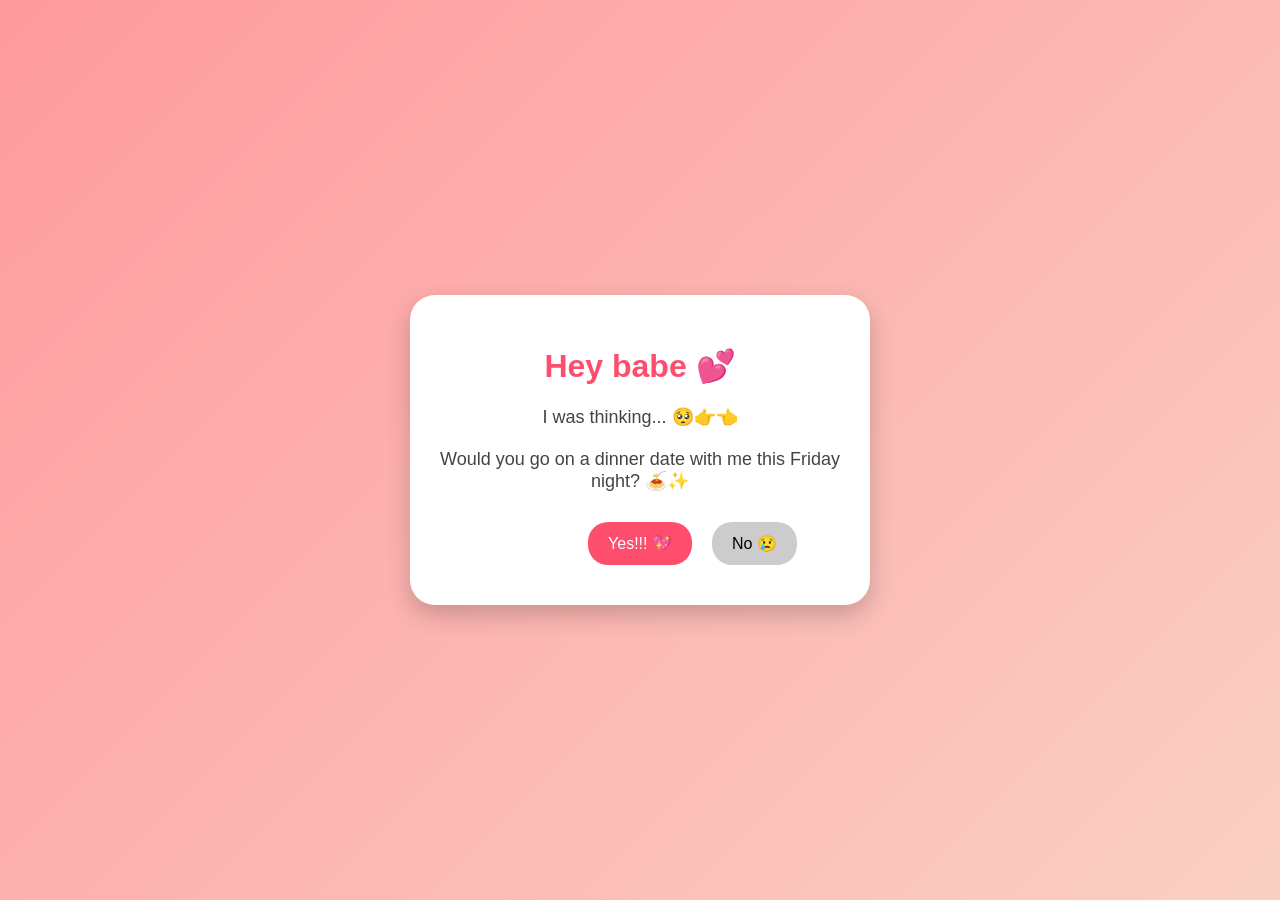
<file: datenight.html>
<!DOCTYPE html>
<html lang="en">
<head>
  <meta charset="UTF-8">
  <title>Owen + Erin Dinner Date</title>
  <style>
    body {
      margin: 0;
      font-family: 'Comic Sans MS', cursive, sans-serif;
      background: linear-gradient(135deg, #ff9a9e, #fad0c4);
      display: flex;
      justify-content: center;
      align-items: center;
      height: 100vh;
      overflow: hidden;
    }

    .card {
      background: white;
      padding: 30px;
      border-radius: 25px;
      text-align: center;
      box-shadow: 0 10px 25px rgba(0,0,0,0.2);
      max-width: 400px;
      position: relative;
    }

    h1 {
      color: #ff4d6d;
    }

    p {
      font-size: 18px;
      color: #444;
    }

    .buttons {
      margin-top: 20px;
    }

    button {
      padding: 12px 20px;
      border: none;
      border-radius: 20px;
      font-size: 16px;
      cursor: pointer;
      margin: 10px;
      transition: 0.3s;
    }

    #yes {
      background-color: #ff4d6d;
      color: white;
    }

    #yes:hover {
      transform: scale(1.1);
    }

    #no {
      background-color: #ccc;
      position: absolute;
    }

    .hidden {
      display: none;
    }

    .hearts {
      position: fixed;
      top: 0;
      left: 0;
      width: 100%;
      height: 100%;
      pointer-events: none;
    }

    .heart {
      position: absolute;
      color: #ff4d6d;
      animation: float 5s linear infinite;
    }

    @keyframes float {
      from { transform: translateY(100vh) scale(1); opacity: 1; }
      to { transform: translateY(-10vh) scale(1.5); opacity: 0; }
    }
  </style>
</head>
<body>

<div class="card">
  <h1>Hey babe 💕</h1>
  <p>
    I was thinking... 🥺👉👈<br><br>
    Would you go on a dinner date with me this Friday night? 🍝✨
  </p>

  <div class="buttons">
    <button id="yes">Yes!!! 💖</button>
    <button id="no">No 😢</button>
  </div>

  <p id="response" class="hidden"></p>
</div>

<div class="hearts" id="hearts"></div>

<script>
  const yesBtn = document.getElementById('yes');
  const noBtn = document.getElementById('no');
  const response = document.getElementById('response');

  noBtn.addEventListener('mouseover', () => {
    const x = Math.random() * (window.innerWidth - noBtn.offsetWidth);
    const y = Math.random() * (window.innerHeight - noBtn.offsetHeight);
    noBtn.style.left = `${x}px`;
    noBtn.style.top = `${y}px`;
  });

  yesBtn.addEventListener('click', () => {
    response.classList.remove('hidden');
    response.innerHTML = "YAY!!! I can't wait to see you on Friday! 💖 <br> PS. Shoot me a text with your decision!";
    createHearts();
  });

  function createHearts() {
    const heartsContainer = document.getElementById('hearts');
    for (let i = 0; i < 30; i++) {
      const heart = document.createElement('div');
      heart.classList.add('heart');
      heart.innerHTML = '💖';
      heart.style.left = Math.random() * 100 + 'vw';
      heart.style.animationDuration = (Math.random() * 3 + 2) + 's';
      heartsContainer.appendChild(heart);

      setTimeout(() => heart.remove(), 5000);
    }
  }
</script>

</body>
</html>
</file>
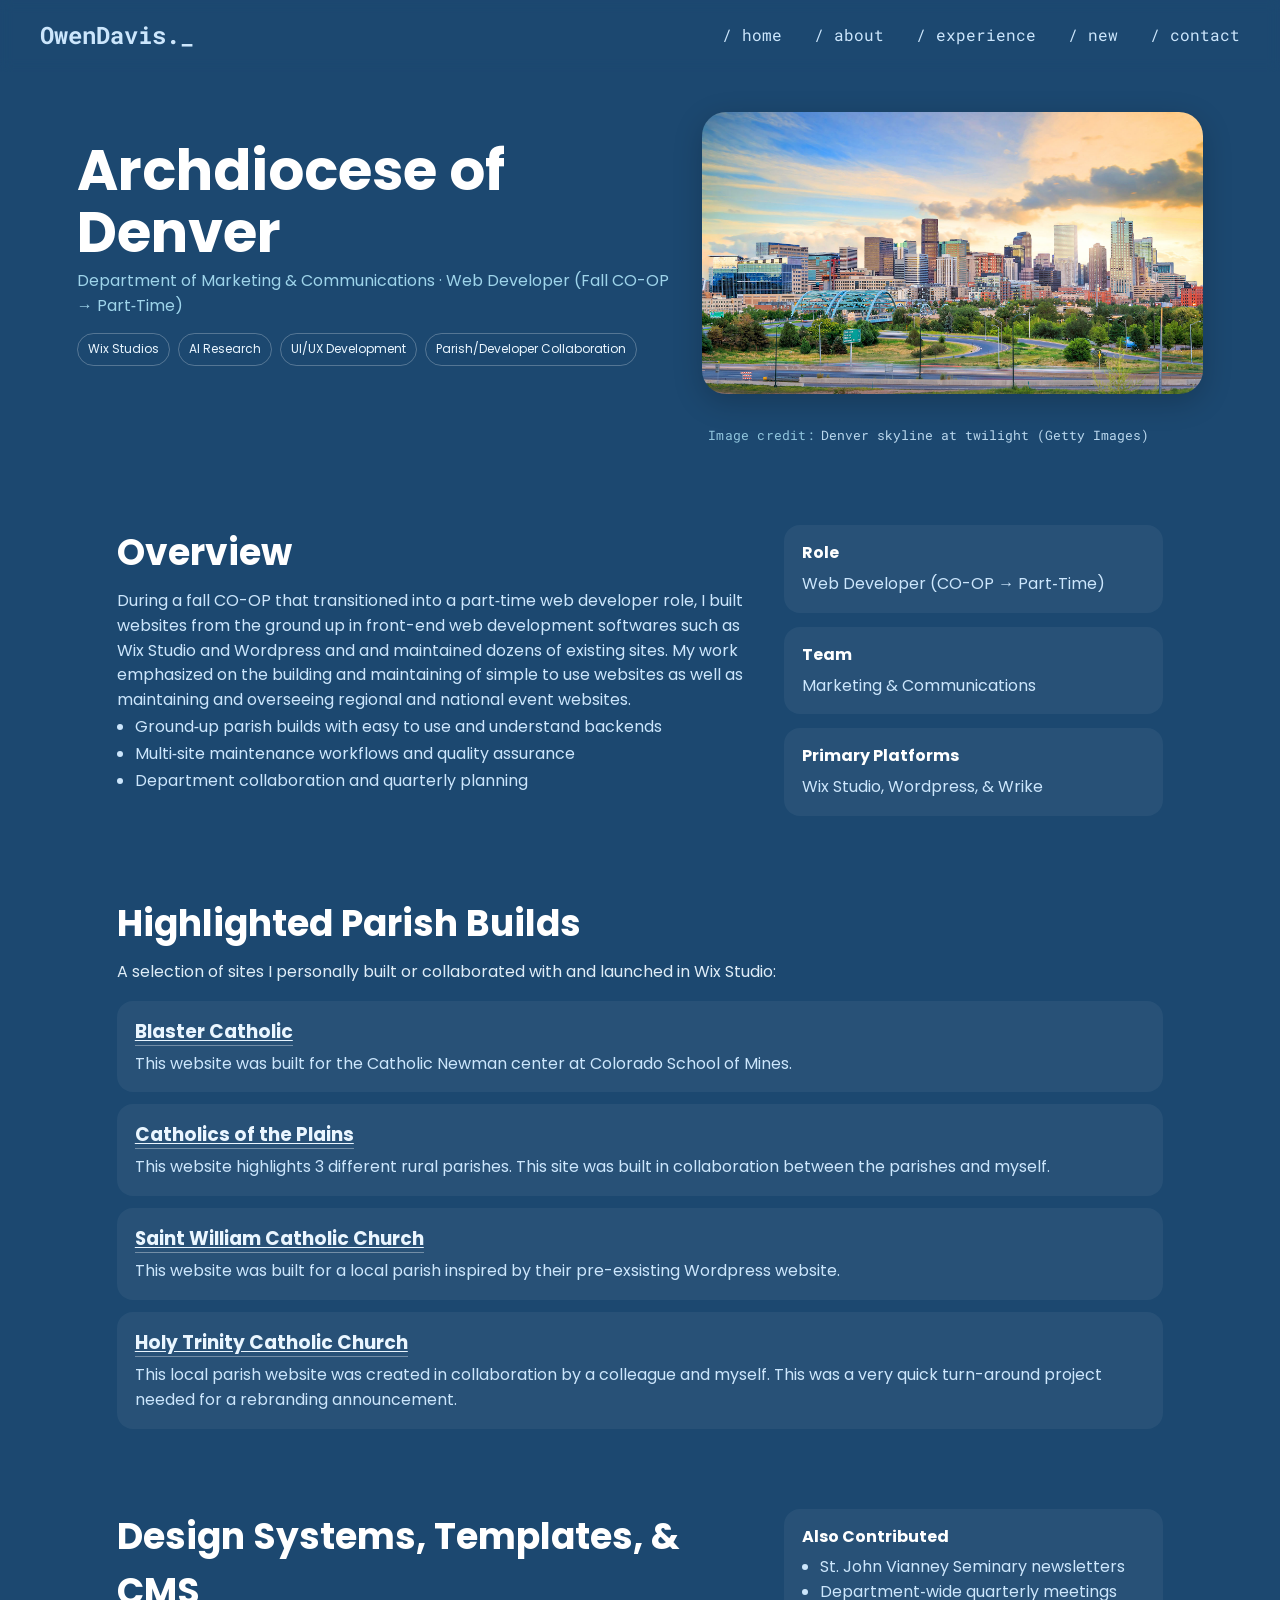
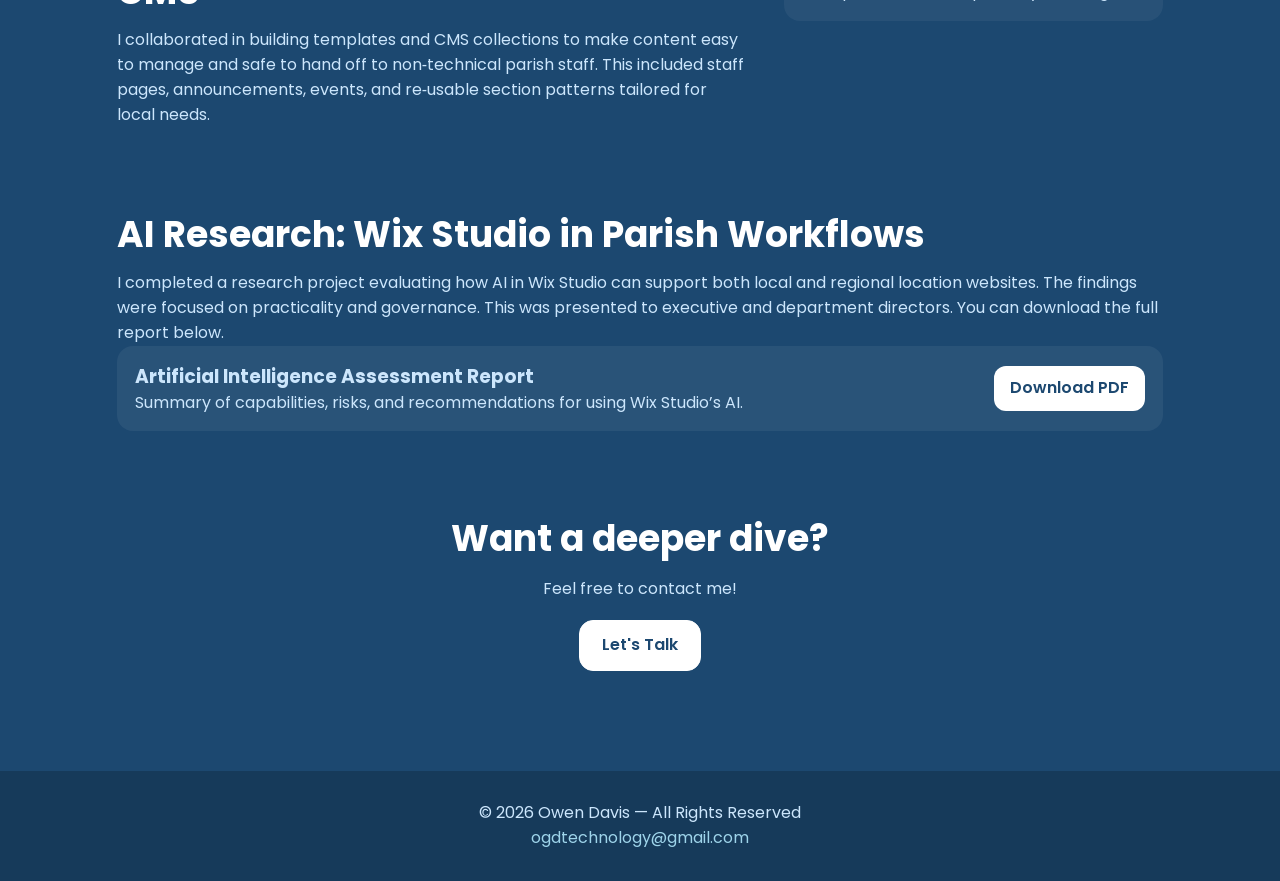
<file: denver.html>
<!DOCTYPE html>
<html lang="en">
<head>
  <meta charset="UTF-8" />
  <meta name="viewport" content="width=device-width, initial-scale=1.0"/>
  <meta name="description" content="Archdiocese of Denver - Internship and Part-time web development work with the Department of Marketing and Communications."/>
  <meta property="og:title" content="Archdiocese of Denver"/>
  <meta property="og:type" content="website"/>
  <meta property="og:description" content="Ground-up parish sites in Wix Studio, multi-site maintenance, and an AI assessment presented to directors."/>
  <title>Archdiocese of Denver — Case Study</title>

  <!-- Match global styles & fonts used by your site -->
  <link rel="stylesheet" href="styles.css" />
  <link rel="preconnect" href="https://fonts.googleapis.com">
  <link rel="preconnect" href="https://fonts.gstatic.com" crossorigin>
  <link href="https://fonts.googleapis.com/css2?family=Poppins:wght@300;400;600;700;900&family=Roboto+Mono:wght@400;500;700&display=swap" rel="stylesheet">
  <link rel="icon" href="images/favicon.ico">
</head>
<body>

    <!-- ================= NAVBAR ================= -->
    <header class="navbar">
        <h1 class="logo">OwenDavis._</h1>

        <!-- Hamburger button (shown on mobile) -->
        <button class="nav-toggle"
                aria-expanded="false"
                aria-controls="primary-nav"
                aria-label="Open menu">
            <span class="sr-only">Menu</span>
            <span class="nav-toggle__bar"></span>
            <span class="nav-toggle__bar"></span>
            <span class="nav-toggle__bar"></span>
        </button>

        <!-- Primary navigation -->
        <nav class="nav" aria-label="Primary">
            <ul id="primary-nav" class="nav-menu">
            <li><a href="index.html#home">/ home</a></li>
            <li><a href="index.html#about">/ about</a></li>
            <li><a href="index.html#experience">/ experience</a></li>
            <li><a href="index.html#new">/ new</a></li>
            <li><a href="index.html#contact">/ contact</a></li>
            </ul>
        </nav>

        <div class="nav-overlay" hidden></div>
    </header>

  <!-- HERO -->
  <section class="case-hero">
    <div class="case-hero__content">
      <h1>Archdiocese of Denver</h1>
      <p class="subtitle">Department of Marketing &amp; Communications &middot; Web Developer (Fall CO-OP → Part‑Time)</p>
      <ul class="badges">
        <li class="badge">Wix Studios</li>
        <li class="badge">AI Research</li>
        <li class="badge">UI/UX Development</li>
        <li class="badge">Parish/Developer Collaboration</li>
      </ul>
    </div>
    <!-- Optional hero image -->
    <div class="case-hero__image" aria-hidden="true" style="--case-hero:url('denver-hero.jpg');"></div>
    <div class="image-credit image-credit--hero" role="note">
        <span class="label">Image credit:</span>Denver skyline at twilight (Getty Images)
    </div>
  </section>

  <!-- OVERVIEW -->
  <section class="case-section">
    <div class="case-grid">
      <div>
        <h2>Overview</h2>
        <p>
          During a fall CO-OP that transitioned into a part‑time web developer role, I built websites
          from the ground up in front-end web development softwares such as Wix Studio and Wordpress and and maintained dozens of existing sites.
          My work emphasized on the building and maintaining of simple to use websites as well as maintaining and overseeing regional and national event websites.
        </p>
        <ul class="key-points">
          <li>Ground‑up parish builds with easy to use and understand backends</li>
          <li>Multi‑site maintenance workflows and quality assurance</li>
          <li>Department collaboration and quarterly planning</li>
        </ul>
      </div>
      <aside class="case-aside">
        <div class="fact-card">
          <h3>Role</h3>
          <p>Web Developer (CO-OP → Part‑Time)</p>
        </div>
        <div class="fact-card">
          <h3>Team</h3>
          <p>Marketing &amp; Communications</p>
        </div>
        <div class="fact-card">
          <h3>Primary Platforms</h3>
          <p>Wix Studio, Wordpress, &amp; Wrike</p>
        </div>
      </aside>
    </div>
  </section>

  <!-- HIGHLIGHTED BUILDS -->
  <section class="case-section">
    <h2>Highlighted Parish Builds</h2>
    <p class="section-intro">A selection of sites I personally built or collaborated with and launched in Wix Studio:</p>

    <ul class="project-list">
      <li class="project-item">
        <div class="project-item__body">
          <h3><a target="_blank" rel="noopener" href="https://www.blastercatholic.org">Blaster Catholic</a></h3>
          <p>This website was built for the Catholic Newman center at Colorado School of Mines.</p>
        </div>
      </li>
      <li class="project-item">
        <div class="project-item__body">
          <h3><a target="_blank" rel="noopener" href="https://www.catholicsoftheplains.org">Catholics of the Plains</a></h3>
          <p>This website highlights 3 different rural parishes. This site was built in collaboration between the parishes and myself.</p>
        </div>
      </li>
      <li class="project-item">
        <div class="project-item__body">
          <h3><a target="_blank" rel="noopener" href="https://www.saintwilliamchurch.org">Saint William Catholic Church</a></h3>
          <p>This website was built for a local parish inspired by their pre-exsisting Wordpress website.</p>
        </div>
      </li>
      <li class="project-item">
        <div class="project-item__body">
          <h3><a target="_blank" rel="noopener" href="https://www.htcatholic.org">Holy Trinity Catholic Church</a></h3>
          <p>This local parish website was created in collaboration by a colleague and myself. This was a very quick turn-around project needed for a rebranding announcement.</p>
        </div>
      </li>
    </ul>
  </section>

  <!-- SYSTEMS & TEMPLATES -->
  <section class="case-section">
    <div class="case-grid">
      <div>
        <h2>Design Systems, Templates, &amp; CMS</h2>
        <p>
          I collaborated in building templates and CMS collections to make content easy to manage and
          safe to hand off to non‑technical parish staff. This included staff pages, announcements, events, and
          re‑usable section patterns tailored for local needs.
        </p>
      </div>
      <aside class="case-aside">
        <div class="fact-card">
          <h3>Also Contributed</h3>
          <ul class="stack-list">
            <li>St. John Vianney Seminary newsletters</li>
            <li>Department‑wide quarterly meetings</li>
          </ul>
        </div>
      </aside>
    </div>
  </section>

  <!-- AI RESEARCH -->
  <section class="case-section">
    <h2>AI Research: Wix Studio in Parish Workflows</h2>
    <p>
      I completed a research project evaluating how AI in Wix Studio can support both local and regional location websites.
      The findings were focused on practicality and governance. This was presented to executive and department directors.
      You can download the full report below.
    </p>

    <div class="download-card">
      <div class="download-card__body">
        <h3>Artificial Intelligence Assessment Report</h3>
        <p>Summary of capabilities, risks, and recommendations for using Wix Studio’s AI.</p>
      </div>
      <a class="download-btn" href="AI_report.pdf" target="_blank" rel="noopener" aria-label="Download AI Assessment PDF">Download PDF</a>
    </div>
  </section>

  <!-- CTA -->
  <section class="case-section case-cta">
    <h2>Want a deeper dive?</h2>
    <p>Feel free to contact me!</p>
    <a class="contact-btn primary" href="index.html#contact">Let's Talk</a>
  </section>

  <footer class="footer">
    <p>© 2026 Owen Davis — All Rights Reserved</p>
    <p><a href="mailto:ogdtechnology@gmail.com">ogdtechnology@gmail.com</a></p>
  </footer>

<script src="./script.js"></script>
</body>
</html>
</file>
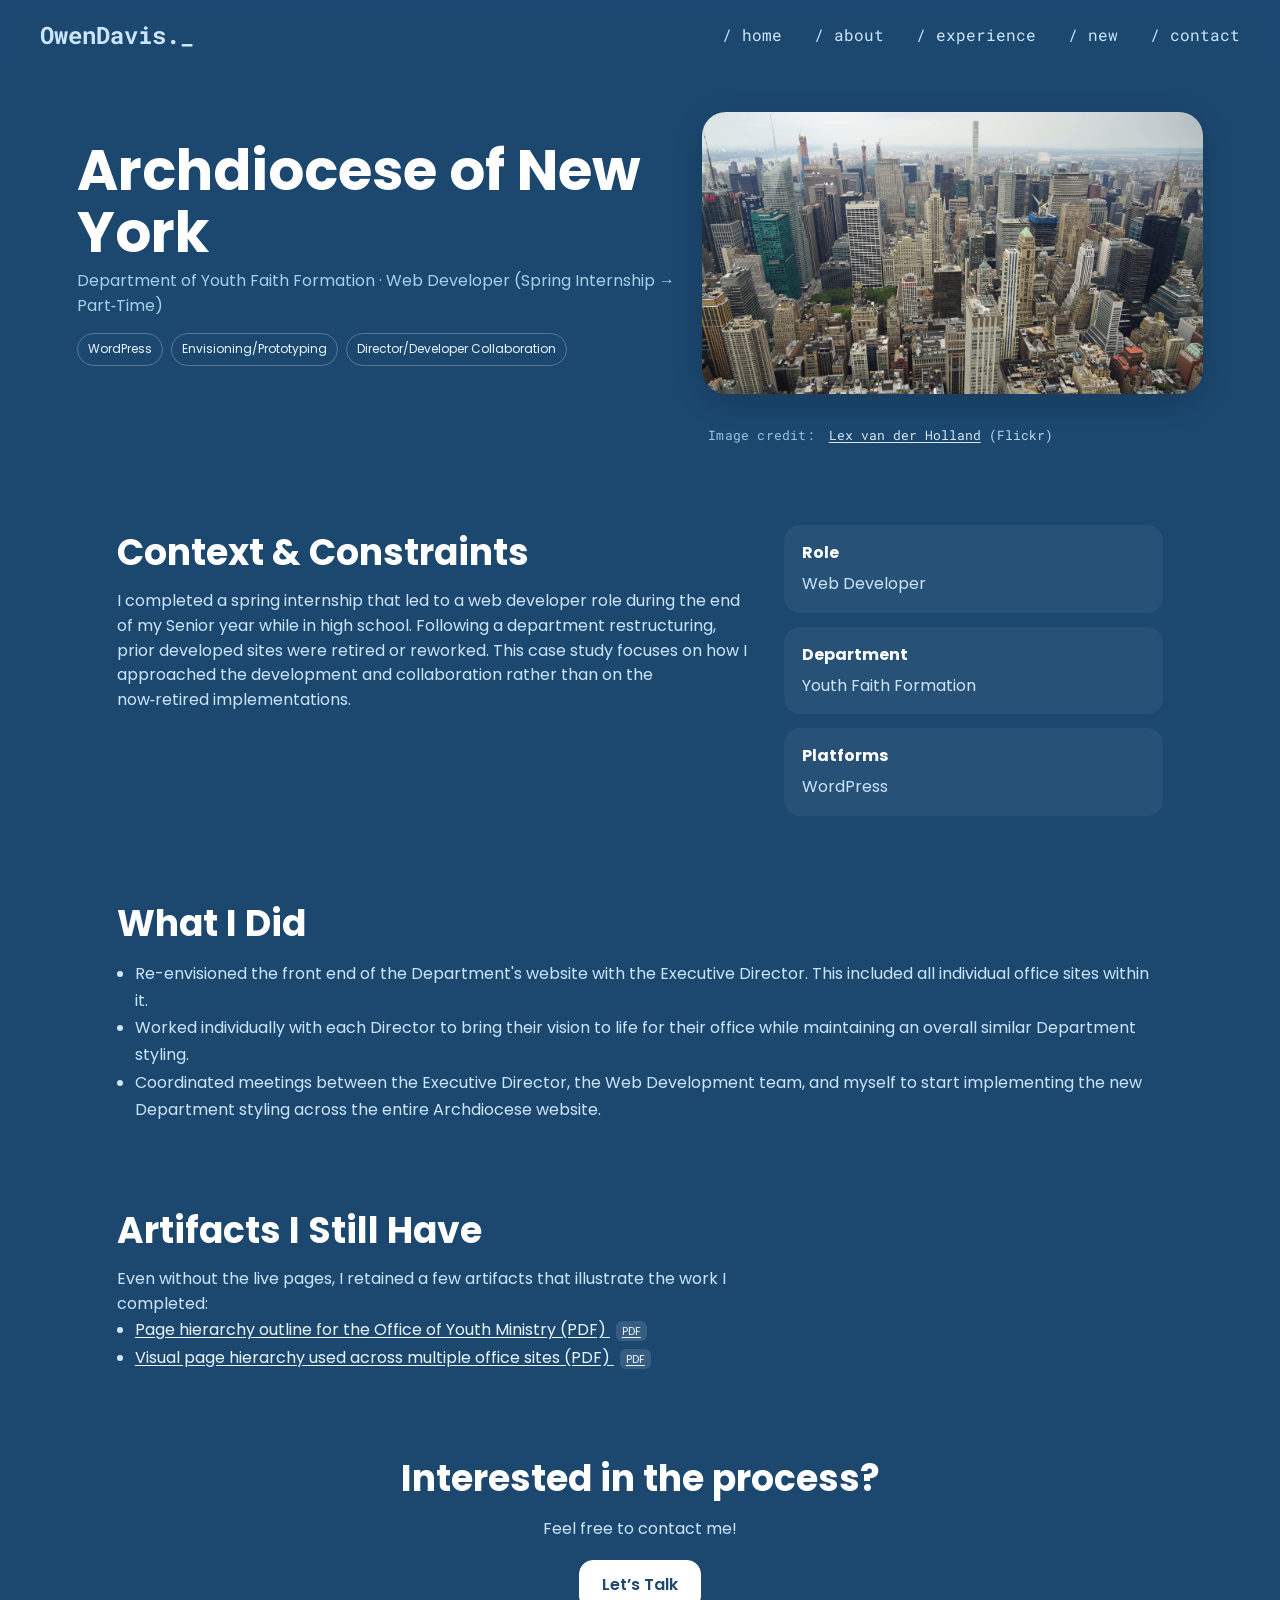
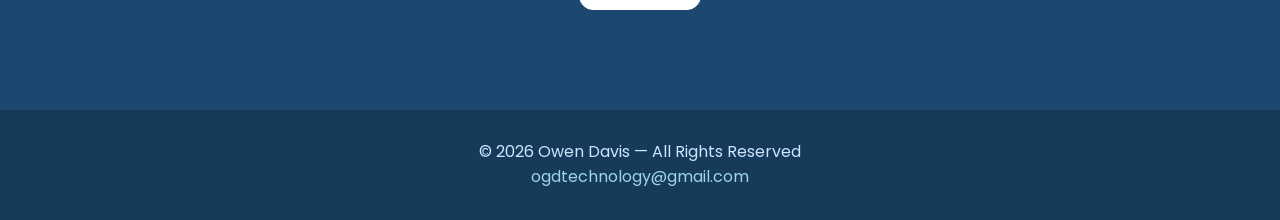
<file: new_york.html>
<!DOCTYPE html>
<html lang="en">
<head>
  <meta charset="UTF-8"/>
  <meta name="viewport" content="width=device-width, initial-scale=1.0"/>
  <meta name="description" content="Archdiocese of New York: - Internship and Part-time web development work with the Department of Youth Faith Formation."/>
  <meta property="og:title" content="Archdiocese of New York"/>
  <meta property="og:type" content="website"/>
  <meta property="og:description" content="Spring internship → web developer; process, IA decisions, and outcomes for Youth Faith Formation."/>
  <title>Archdiocese of New York — Case Study</title>

  <link rel="stylesheet" href="styles.css"/>
  <link rel="preconnect" href="https://fonts.googleapis.com">
  <link rel="preconnect" href="https://fonts.gstatic.com" crossorigin>
  <link href="https://fonts.googleapis.com/css2?family=Poppins:wght@300;400;600;700;900&family=Roboto+Mono:wght@400;500;700&display=swap" rel="stylesheet">
  <link rel="icon" href="images/favicon.ico">
</head>
<body>

    <!-- ================= NAVBAR ================= -->
    <header class="navbar">
        <h1 class="logo">OwenDavis._</h1>

        <!-- Hamburger button (shown on mobile) -->
        <button class="nav-toggle"
                aria-expanded="false"
                aria-controls="primary-nav"
                aria-label="Open menu">
            <span class="sr-only">Menu</span>
            <span class="nav-toggle__bar"></span>
            <span class="nav-toggle__bar"></span>
            <span class="nav-toggle__bar"></span>
        </button>

        <!-- Primary navigation -->
        <nav class="nav" aria-label="Primary">
            <ul id="primary-nav" class="nav-menu">
            <li><a href="index.html#home">/ home</a></li>
            <li><a href="index.html#about">/ about</a></li>
            <li><a href="index.html#experience">/ experience</a></li>
            <li><a href="index.html#new">/ new</a></li>
            <li><a href="index.html#contact">/ contact</a></li>
            </ul>
        </nav>

        <div class="nav-overlay" hidden></div>
    </header>

  <section class="case-hero">
    <div class="case-hero__content">
      <h1>Archdiocese of New York</h1>
      <p class="subtitle">Department of Youth Faith Formation &middot; Web Developer (Spring Internship → Part‑Time)</p>
      <ul class="badges">
        <li class="badge">WordPress</li>
        <li class="badge">Envisioning/Prototyping</li>
        <li class="badge">Director/Developer Collaboration</li>
      </ul>
    </div>
    <div class="case-hero__image" aria-hidden="true" style="--case-hero:url('ny-hero.jpg');"></div>
     <!-- IMAGE CREDIT (add this) -->
    <div class="image-credit image-credit--hero" role="note">
        <span class="label">Image credit:</span>
        <a href="https://www.flickr.com/photos/waldi71/38972137674/" target="_blank" rel="noopener">Lex van der Holland</a> (Flickr)
    </div>
  </section>

  <!-- CONTEXT -->
  <section class="case-section">
    <div class="case-grid">
      <div>
        <h2>Context &amp; Constraints</h2>
        <p>
          I completed a spring internship that led to a web developer role during the end of my Senior year while in high school.
          Following a department restructuring, prior developed sites were retired or reworked. This case study
          focuses on how I approached the development and collaboration rather
          than on the now‑retired implementations.
        </p>
      </div>
      <aside class="case-aside">
        <div class="fact-card">
          <h3>Role</h3>
          <p>Web Developer</p>
        </div>
        <div class="fact-card">
          <h3>Department</h3>
          <p>Youth Faith Formation</p>
        </div>
        <div class="fact-card">
          <h3>Platforms</h3>
          <p>WordPress</p>
        </div>
      </aside>
    </div>
  </section>

  <!-- WHAT I DID -->
  <section class="case-section">
    <h2>What I Did</h2>
    <ul class="key-points">
      <li>Re-envisioned the front end of the Department's website with the Executive Director. This included all individual office sites within it.</li>
      <li>Worked individually with each Director to bring their vision to life for their office while maintaining an overall similar Department styling.</li>
      <li>Coordinated meetings between the Executive Director, the Web Development team, and myself to start implementing the new Department styling across the entire Archdiocese website.</li>
    </ul>
  </section>

  <!-- EVIDENCE YOU CAN KEEP -->
    <section class="case-section">
    <div class="case-grid">
        <div>
        <h2>Artifacts I Still Have</h2>
        <p>Even without the live pages, I retained a few artifacts that illustrate the work I completed:</p>

        <ul class="key-points">
            <li>
            <a href="OYM_hierarchy.pdf"
                target="_blank" rel="noopener"
                type="application/pdf"
                aria-label="Open Page Hierarchy Outline PDF in a new tab">
                Page hierarchy outline for the Office of Youth Ministry (PDF)
            </a>
            </li>

            <li>
            <a href="visual_hierarchy.pdf"
                target="_blank" rel="noopener"
                type="application/pdf"
                aria-label="Open Visual Page Hierarchy PDF in a new tab">
                Visual page hierarchy used across multiple office sites (PDF)
            </a>
            </li>
        </ul>

        </div>
    </div>
    </section>

  <section class="case-section case-cta">
    <h2>Interested in the process?</h2>
    <p>Feel free to contact me!</p>
    <a class="contact-btn primary" href="index.html#contact">Let’s Talk</a>
  </section>

  <footer class="footer">
    <p>© 2026 Owen Davis — All Rights Reserved</p>
    <p><a href="mailto:ogdtechnology@gmail.com">ogdtechnology@gmail.com</a></p>
  </footer>

<script src="./script.js"></script>
</body>
</html>
</file>
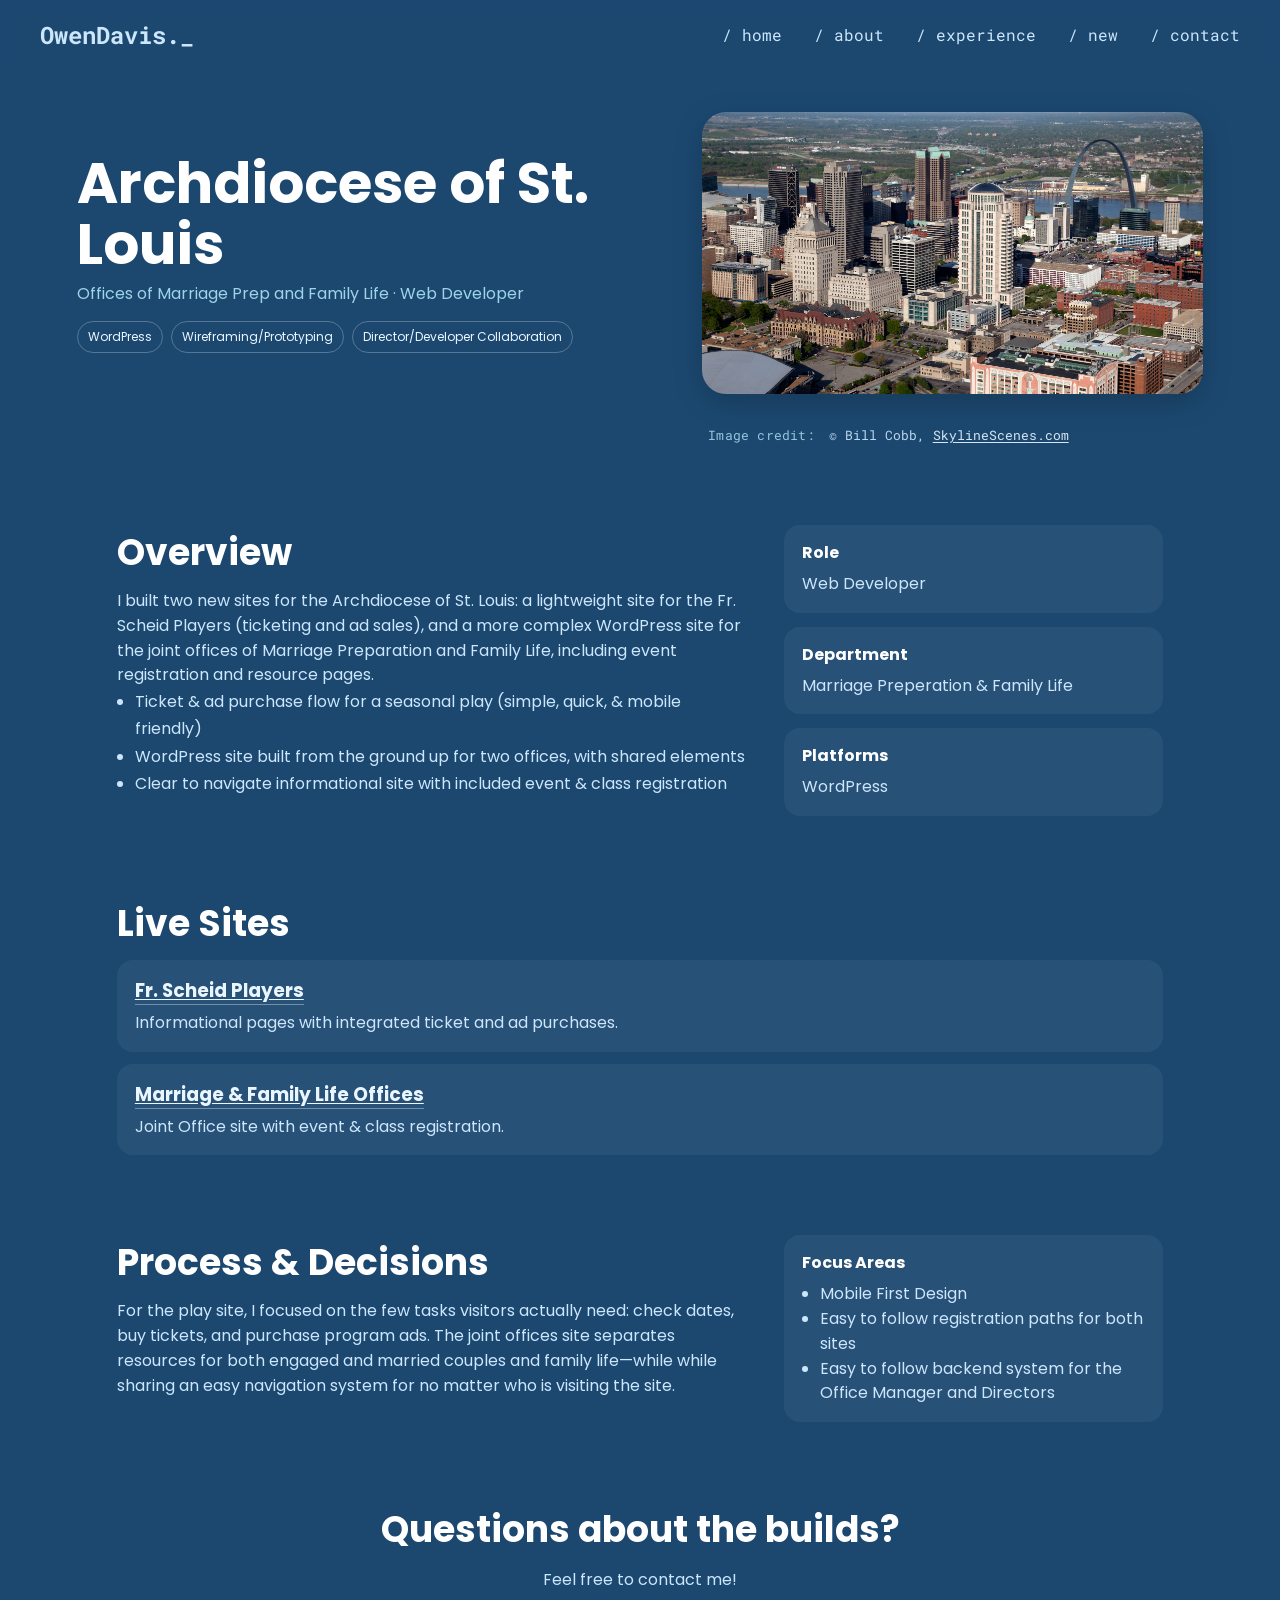
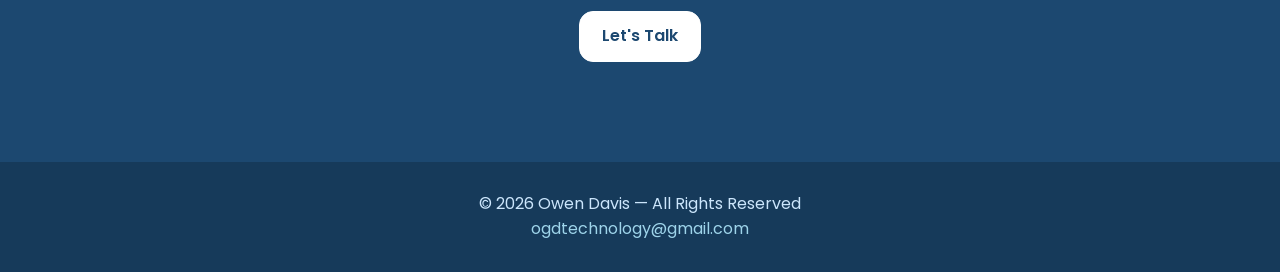
<file: stl.html>
<!DOCTYPE html>
<html lang="en">
<head>
  <meta charset="UTF-8"/>
  <meta name="viewport" content="width=device-width, initial-scale=1.0"/>
  <meta name="description" content="Archdiocese of St. Louis - Part-time web development work with the Department of Youth Ministry, Family Life, and Marriage Prep."/>
  <meta property="og:title" content="Archdiocese of St. Louis"/>
  <meta property="og:type" content="website"/>
  <meta property="og:description" content="Fr. Scheid Players ticketing site + WordPress site for Marriage Preparation & Family Life."/>
  <title>Archdiocese of St. Louis — Case Study</title>

  <link rel="stylesheet" href="styles.css"/>
  <link rel="preconnect" href="https://fonts.googleapis.com">
  <link rel="preconnect" href="https://fonts.gstatic.com" crossorigin>
  <link href="https://fonts.googleapis.com/css2?family=Poppins:wght@300;400;600;700;900&family=Roboto+Mono:wght@400;500;700&display=swap" rel="stylesheet">
  <link rel="icon" href="images/favicon.ico">
</head>
<body>

    <!-- ================= NAVBAR ================= -->
    <header class="navbar">
        <h1 class="logo">OwenDavis._</h1>

        <!-- Hamburger button (shown on mobile) -->
        <button class="nav-toggle"
                aria-expanded="false"
                aria-controls="primary-nav"
                aria-label="Open menu">
            <span class="sr-only">Menu</span>
            <span class="nav-toggle__bar"></span>
            <span class="nav-toggle__bar"></span>
            <span class="nav-toggle__bar"></span>
        </button>

        <!-- Primary navigation -->
        <nav class="nav" aria-label="Primary">
            <ul id="primary-nav" class="nav-menu">
            <li><a href="index.html#home">/ home</a></li>
            <li><a href="index.html#about">/ about</a></li>
            <li><a href="index.html#experience">/ experience</a></li>
            <li><a href="index.html#new">/ new</a></li>
            <li><a href="index.html#contact">/ contact</a></li>
            </ul>
        </nav>
        <div class="nav-overlay" hidden></div>
    </header>

  <section class="case-hero">
        <div class="case-hero__content">
        <h1>Archdiocese of St. Louis</h1>
        <p class="subtitle">Offices of Marriage Prep and Family Life &middot; Web Developer</p>
        <ul class="badges">
            <li class="badge">WordPress</li>
            <li class="badge">Wireframing/Prototyping</li>
            <li class="badge">Director/Developer Collaboration</li>
        </ul>
        </div>
        <div class="case-hero__image" aria-hidden="true" style="--case-hero:url('stl-hero.jpg');"></div>
        <div class="image-credit image-credit--hero" role="note">
            <span class="label">Image credit:</span>
            © Bill Cobb, <a href="https://www.skylinescenes.com" target="_blank" rel="noopener">SkylineScenes.com</a>
        </div>
  </section>


  <!-- OVERVIEW -->
  <section class="case-section">
    <div class="case-grid">
      <div>
        <h2>Overview</h2>
        <p>
          I built two new sites for the Archdiocese of St. Louis:
          a lightweight site for the Fr. Scheid Players (ticketing and ad sales),
          and a more complex WordPress site for the joint offices of
          Marriage Preparation and Family Life, including
          event registration and resource pages.
        </p>
        <ul class="key-points">
          <li>Ticket &amp; ad purchase flow for a seasonal play (simple, quick, & mobile friendly)</li>
          <li>WordPress site built from the ground up for two offices, with shared elements</li>
          <li>Clear to navigate informational site with included event &amp; class registration</li>
        </ul>
      </div>
      <aside class="case-aside">
        <div class="fact-card">
          <h3>Role</h3>
          <p>Web Developer</p>
        </div>
        <div class="fact-card">
          <h3>Department</h3>
          <p>Marriage Preperation &amp; Family Life</p>
        </div>
        <div class="fact-card">
          <h3>Platforms</h3>
          <p>WordPress</p>
        </div>
      </aside>
    </div>
  </section>

  <!-- LINKS -->
  <section class="case-section">
    <h2>Live Sites</h2>

    <ul class="project-list">
      <li class="project-item">
        <div class="project-item__body">
          <h3><a target="_blank" rel="noopener" href="https://frscheidstl.org">Fr. Scheid Players</a></h3>
          <p>Informational pages with integrated ticket and ad purchases.</p>
        </div>
      </li>
      <li class="project-item">
        <div class="project-item__body">
          <h3><a target="_blank" rel="noopener" href="http://marriageandfamilystl.org">Marriage &amp; Family Life Offices</a></h3>
          <p>Joint Office site with event &amp; class registration.</p>
        </div>
      </li>
    </ul>
  </section>

  <!-- PROCESS -->
  <section class="case-section">
    <div class="case-grid">
      <div>
        <h2>Process &amp; Decisions</h2>
        <p>
          For the play site, I focused on the few tasks visitors actually need: check dates,
          buy tickets, and purchase program ads. The joint offices site separates
          resources for both engaged and married couples and family life—while while sharing an easy navigation system
          for no matter who is visiting the site.
        </p>
      </div>
      <aside class="case-aside">
        <div class="fact-card">
          <h3>Focus Areas</h3>
          <ul class="stack-list">
            <li>Mobile First Design</li>
            <li>Easy to follow registration paths for both sites</li>
            <li>Easy to follow backend system for the Office Manager and Directors</li>
          </ul>
        </div>
      </aside>
    </div>
  </section>

  <section class="case-section case-cta">
    <h2>Questions about the builds?</h2>
    <p>Feel free to contact me!</p>
    <a class="contact-btn primary" href="index.html#contact">Let's Talk</a>
  </section>

  <footer class="footer">
    <p>© 2026 Owen Davis — All Rights Reserved</p>
    <p><a href="mailto:ogdtechnology@gmail.com">ogdtechnology@gmail.com</a></p>
  </footer>
  
<script src="./script.js"></script>
</body>
</html>
</file>
<file: styles.css>
/* =========================================================
   GLOBAL RESET & BASE
   ========================================================= */
* { margin: 0; padding: 0; box-sizing: border-box; }

html { scroll-behavior: smooth; }
@media (prefers-reduced-motion: reduce) {
  html { scroll-behavior: auto; }
}

body {
  background: #1c4870;
  font-family: "Poppins", sans-serif;
  color: #CCE6FC;
  overflow-x: hidden;
  line-height: 1.55;
}

/* Fluid tokens + NAV height */
:root{
  --container-pad: 8%;
  --content-max: 1200px;
  --hero-h1: clamp(36px, 7vw, 80px);
  --hero-h2: clamp(14px, 2.6vw, 22px);
  --section-title: clamp(28px, 4.6vw, 48px);

  /* Fixed navbar height (mobile-first). Tweak if your header wraps. */
  --nav-h: 56px;
}
@media (min-width: 600px) { :root { --nav-h: 64px; } }
@media (min-width: 900px) { :root { --nav-h: 72px; } }

/* Ensure anchor jumps land below the fixed navbar */
section[id] { scroll-margin-top: calc(var(--nav-h) + 12px); }

/* General section wrapper */
.section {
  padding: 70px var(--container-pad);
  margin: 0 auto;
  max-width: 1800px;
}

/* =========================================================
   NAVBAR (shared)
   ========================================================= */
.navbar {
  position: fixed;
  top: 0; left: 0; right: 0;
  display: flex;
  justify-content: space-between;
  align-items: center;
  padding: 12px 20px;
  backdrop-filter: blur(6px);
  z-index: 1000;
  min-height: var(--nav-h); /* keep height stable */
}

.logo {
  font-family: "Roboto Mono", monospace;
  font-size: 24px;
  white-space: nowrap;
}

.nav-toggle{
    position: fixed;
    right: 20px;
}
.nav-menu {
  list-style: none;
  display: flex;
  gap: 1.25rem;
  align-items: center;
  flex-wrap: wrap;
  margin-left: 16px;
}

.nav-menu a {
  color: #CCE6FC;
  text-decoration: none;
  font-family: "Roboto Mono", monospace;
  position: relative;
  transition: color 220ms ease;
}
.nav-menu a:link,
.nav-menu a:visited { color: #CCE6FC; }
.nav-menu a:hover,
.nav-menu a.is-active { color: #fff; }
.nav-menu a::after {
  content: "";
  position: absolute;
  left: 0; bottom: -6px;
  width: 0%; height: 2px;
  background: currentColor;
  transition: width 220ms ease;
}
.nav-menu a:hover::after,
.nav-menu a.is-active::after { width: 100%; }

/* =========================================================
   HAMBURGER MENU (mobile/off‑canvas)
   ========================================================= */

/* A11y helper */
.sr-only {
  position: absolute !important;
  width: 1px; height: 1px;
  padding: 0; margin: -1px; overflow: hidden;
  clip: rect(0, 0, 1px, 1px); white-space: nowrap; border: 0;
}

/* Toggle button (shown on mobile only) */
.nav-toggle {
  display: inline-flex;
  flex-direction: column; justify-content: center; align-items: center;
  gap: 4px;
  width: 42px; height: 42px;
  border-radius: 10px;
  background: rgba(255,255,255,0.12);
  border: 1px solid rgba(255,255,255,0.25);
  color: #fff;
  cursor: pointer;
}

/* bars inside the button */
.nav-toggle__bar {
  width: 20px; height: 2px; background: #fff; border-radius: 2px;
  transition: transform 200ms ease, opacity 200ms ease;
}

/* morph to X when open */
body.nav-open .nav-toggle__bar:nth-child(2) { transform: translateY(6px) rotate(45deg); }
body.nav-open .nav-toggle__bar:nth-child(3) { opacity: 0; }
body.nav-open .nav-toggle__bar:nth-child(4) { transform: translateY(-6px) rotate(-45deg); }

/* Show hamburger only on desktop? No—hide it on desktop, show on mobile */
@media (min-width: 900px) {
  .nav-toggle { display: none; }
}

/* Off‑canvas panel + overlay for <900px */
@media (max-width: 899.98px) {
  /* Off-canvas menu panel */
  .nav-menu {
    position: fixed;
    top: 0; right: 0;
    width: min(86vw, 360px);
    height: 100vh;
    padding: calc(var(--nav-h) + 12px) 18px 18px; /* leave space for header */
    background: rgba(8, 23, 38, 0.92);
    backdrop-filter: blur(10px);
    box-shadow: -20px 0 40px rgba(0,0,0,0.25);
    display: flex; flex-direction: column;
    gap: 12px;
    transform: translateX(100%);
    transition: transform 260ms ease;
    z-index: 1001; /* above header */
  }
  /* Reveal when open */
  body.nav-open .nav-menu { transform: translateX(0); }

  /* Mobile link aesthetics */
  .nav-menu a {
    font-size: 16px;
    padding: 10px 6px;
    border-radius: 8px;
    display: block;
  }
  .nav-menu a:hover,
  .nav-menu a.is-active {
    background: rgba(255,255,255,0.08);
    color: #fff;
  }

  /* Page overlay */
  .nav-overlay {
    position: fixed; inset: 0;
    background: rgba(0,0,0,0.35);
    backdrop-filter: blur(2px);
    z-index: 1000;
  }
  .nav-overlay[hidden] { display: none; }
  body.nav-open .nav-overlay { display: block; }
}

/* Respect reduced motion */
@media (prefers-reduced-motion: reduce) {
  .nav-menu { transition: none !important; }
  .nav-toggle__bar { transition: none !important; }
}

/* Prevent background scroll when menu is open */
body.nav-open { overflow: hidden; }

/* =========================================================
   HERO (HOME)
   ========================================================= */
.hero {
  min-height: 100vh;
  display: flex; flex-direction: column;
  justify-content: center; align-items: center;
  text-align: center; position: relative;
  padding: 0 16px;
}
#particles { position: absolute; inset: 0; z-index: -1; }
.hero h1 { font-size: var(--hero-h1); letter-spacing: 0.5px; }
.hero h2 { margin-top: 10px; font-size: var(--hero-h2); color: #9ed4ea; }

/* =========================================================
   TITLES / SECTIONS
   ========================================================= */
.section-title {
  text-align: center;
  font-size: var(--section-title);
  margin-bottom: 20px;
}

/* =========================================================
   ABOUT
   ========================================================= */
.about { padding: 70px var(--container-pad); margin: auto; max-width: 1800px; }
.about-row {
  display: grid;
  grid-template-columns: 1fr;
  gap: 28px;
  margin-top: 40px;
}
.about-panel {
  background: rgba(255, 255, 255, 0.05);
  padding: 28px;
  border-radius: 24px;
  backdrop-filter: blur(10px);
}
.about-panel h3 { margin-bottom: 16px; color: #fff; }
.about-panel p { line-height: 1.7; color: #fff; }
.skills-list { list-style: none; }
.skills-list li { margin-bottom: 10px; color: #fff; opacity: 0.95; }
.connect-links { display: flex; flex-direction: column; gap: 10px; }
.connect-links a {
  color: #fff; text-decoration: none; opacity: 0.95; transition: 0.25s ease;
}
.connect-links a:hover { opacity: 1; color: #e8f5ff; }

/* =========================================================
   EXPERIENCE / WORK GRID
   ========================================================= */
.experience { padding: 70px var(--container-pad); }
.work-grid {
  display: grid;
  grid-template-columns: 1fr;
  gap: 20px;
  max-width: var(--content-max);
  margin: 40px auto 0;
}
.image-tile {
  position: relative;
  aspect-ratio: 1 / 1;
  border-radius: 28px;
  overflow: hidden;
  background-size: cover;
  background-position: center;
  transition: transform 0.35s ease;
}
.image-tile:nth-child(1) { background-image: url("images/denver.jpg"); }
.image-tile:nth-child(2) { background-image: url("images/stl.jpg"); }
.image-tile:nth-child(3) { background-image: url("images/ny.jpg"); }
.tile-overlay {
  position: absolute; inset: 0;
  background: rgba(255, 255, 255, 0.05);
  display: flex; align-items: flex-end;
  padding: 24px; transition: background 0.35s ease;
}
.tile-text { display: flex; flex-direction: column; align-items: flex-start; color: white; }
.tile-text h3 { font-size: 20px; margin: 0; color: white; }
.tile-role { font-size: 14px; margin-top: 6px; margin-bottom: 16px; color: white; opacity: 0.95; }
.tile-button {
  width: 42px; height: 42px; background: white; color: black;
  display: flex; align-items: center; justify-content: center;
  border-radius: 10px; font-size: 18px;
  transition: transform 0.3s ease, background 0.3s ease;
}
.image-tile:hover { transform: translateY(-4px) scale(1.015); }
.image-tile:hover .tile-overlay { background: #6B8FA3; }
.image-tile:hover .tile-button { transform: translate(5px, -5px); background: #CCE6FC; }

/* =========================================================
   NOW (What I'm Working on Now)
   ========================================================= */
.now {
  padding: 70px var(--container-pad);
  margin: 0 auto;
  max-width: 1800px;
}
.now-grid {
  display: grid;
  grid-template-columns: 1fr;
  gap: 22px;
  max-width: var(--content-max);
  margin: 40px auto 0;
}
.now-card {
  background: rgba(255, 255, 255, 0.05);
  border-radius: 22px;
  backdrop-filter: blur(10px);
  padding: 22px;
}
.now-card__meta {
  display: flex; align-items: center; justify-content: space-between;
  gap: 12px; margin-bottom: 6px;
}
.now-pill {
  display: inline-block;
  font-family: "Roboto Mono", monospace;
  font-size: 12px; letter-spacing: 0.3px;
  padding: 6px 10px; border-radius: 999px;
  color: #0e304d; background: #cbe7fb;
}
.now-pill--build { background: #c9f7df; color: #083a20; }
.now-pill--exp { background: #f8e6ff; color: #3e1a57; }
.now-time {
  font-family: "Roboto Mono", monospace; font-size: 12px; color: #CCE6FC; opacity: 0.9;
}
.now-card__title { font-size: 20px; margin: 6px 0 8px 0; color: #fff; }
.now-card__text { color: #fff; opacity: 0.98; line-height: 1.7; }
.now-tags { display: flex; flex-wrap: wrap; gap: 8px; list-style: none; margin-top: 12px; }
.now-tags li {
  font-size: 12px; padding: 6px 10px; border-radius: 999px;
  border: 1px solid rgba(255,255,255,0.25); color: #eaf6ff; opacity: 0.95;
}

@media (hover: hover) {
  .now-card:hover { transform: translateY(-2px); transition: transform 200ms ease; }
}

/* =========================================================
   CONTACT
   ========================================================= */
.contact {
  padding: 100px var(--container-pad);
  text-align: center;
  max-width: 900px;
  margin: auto;
}
.contact-subtext { margin-top: 16px; font-size: 16px; opacity: 0.95; }
.contact-buttons {
  margin-top: 28px;
  display: flex; justify-content: center; gap: 14px; flex-wrap: wrap;
}
.contact-btn {
  padding: 12px 22px; border-radius: 14px;
  text-decoration: none; border: 1px solid white; color: white;
  transition: 0.28s ease;
}
.contact-btn:hover { background: white; color: #1c4870; }
.contact-btn.primary { background: white; color: #1c4870; font-weight: 600; }

/* =========================================================
   FOOTER
   ========================================================= */
.footer {
  text-align: center;
  padding: 30px;
  background: rgba(0,0,0,0.2);
  margin-top: 60px;
}
.footer a { color: #9ed4ea; text-decoration: none; }

/* =========================================================
   SCROLL REVEAL (Guards)
   ========================================================= */
.reveal { opacity: 0; transform: translateY(14px); transition: opacity 500ms ease, transform 500ms ease; }
.reveal.is-visible { opacity: 1; transform: translateY(0); }
.reveal[data-reveal-delay="1"] { transition-delay: 100ms; }
.reveal[data-reveal-delay="2"] { transition-delay: 200ms; }
.reveal[data-reveal-delay="3"] { transition-delay: 300ms; }
@media (prefers-reduced-motion: reduce) {
  .reveal { opacity: 1 !important; transform: none !important; transition: none !important; }
}

/* =========================================================
   CASE STUDY PAGES — HERO, GRID, CREDITS, LISTS, GALLERY, CTA
   ========================================================= */

/* Case hero – always clears the fixed nav */
.case-hero {
  margin-top: var(--nav-h);
  display: grid;
  grid-template-columns: 1fr;
  align-items: center;
  gap: 24px;
  padding: 40px var(--container-pad);
}

.case-hero__content .eyebrow {
  font-family: "Roboto Mono", monospace;
  font-size: 12px;
  letter-spacing: 0.3px;
  color: #cbe7fb; opacity: 0.9; margin-bottom: 10px;
}
.case-hero__content h1 {
  font-size: clamp(32px, 6vw, 56px);
  line-height: 1.1; color: #fff;
}
.case-hero__content .subtitle { color: #9ed4ea; margin-top: 6px; }

.badges { list-style: none; display: flex; gap: 8px; flex-wrap: wrap; margin-top: 14px; padding: 0; }
.badge {
  font-size: 12px; border: 1px solid rgba(255,255,255,0.25);
  color: #eaf6ff; padding: 6px 10px; border-radius: 999px;
}

.case-hero__image {
  width: 100%; aspect-ratio: 16 / 9; border-radius: 24px;
  background: rgba(255,255,255,0.06);
  background-image: var(--case-hero);
  background-size: cover; background-position: center;
  box-shadow: 0 8px 30px rgba(0,0,0,0.2);
}

/* Image credit (global) */
.image-credit {
  color: #cbe7fb;
  font-size: 12.5px;
  font-family: "Roboto Mono", monospace;
  opacity: 0.9;
  padding: 0 var(--container-pad);
  margin: -8px 0 24px 0;
}
.image-credit a {
  color: #eaf6ff;
  text-decoration: underline;
  text-underline-offset: 2px;
}
.image-credit .label { color: #9ed4ea; margin-right: 6px; letter-spacing: 0.2px; }

/* Align credit *under the image* when the credit lives inside .case-hero */
.image-credit.image-credit--hero {
  margin: 8px 0 0 0;
  padding: 0 var(--container-pad);
}

/* Case sections & grid */
.case-section {
  padding: 40px var(--container-pad);
  max-width: 1200px;
  margin: 0 auto;
}
.case-section h2 { color: #fff; font-size: clamp(24px, 4vw, 36px); margin-bottom: 8px; }
.case-section .section-intro { color: #eaf6ff; opacity: 0.95; margin-bottom: 16px; }
.case-grid { display: grid; grid-template-columns: 1fr; gap: 24px; }
.case-aside { display: grid; gap: 14px; align-content: start; }

.fact-card {
  background: rgba(255,255,255,0.05);
  border-radius: 16px;
  padding: 16px 18px;
}
.fact-card h3 { color: #fff; font-size: 16px; margin-bottom: 6px; }

.stack-list { list-style: disc; margin-left: 18px; }
.key-points { list-style: disc; margin-left: 18px; line-height: 1.7; }

/* Project list cards */
.project-list { list-style: none; display: grid; gap: 12px; padding: 0; }
.project-item {
  background: rgba(255,255,255,0.05);
  border-radius: 16px;
  padding: 16px 18px;
}
.project-item h3 { margin: 0 0 6px 0; }
.project-item a { color: #fff; text-decoration: none; border-bottom: 1px solid rgba(255,255,255,0.35); }
.project-item a:hover { color: #e8f5ff; }

/* Download card */
.download-card {
  display: grid; grid-template-columns: 1fr auto;
  gap: 14px; background: rgba(255,255,255,0.06);
  border-radius: 16px; padding: 16px 18px; align-items: center;
}
.download-btn {
  background: white; color: #1c4870; text-decoration: none;
  padding: 10px 16px; border-radius: 12px; font-weight: 600;
}

/* CTA */
.case-cta { text-align: center; padding: 40px var(--container-pad); }
.case-cta p {
  max-width: 720px; margin: 8px auto 0; line-height: 1.7;
}
.case-cta .contact-btn {
  display: inline-block; margin-top: 18px;
}

/* Gallery placeholders */
.gallery-3up { display: grid; grid-template-columns: 1fr; gap: 12px; }
.gallery-card {
  border-radius: 16px; background: rgba(255,255,255,0.06);
  display: grid; place-items: center; min-height: 160px;
  color: #cbe7fb; font-size: 14px;
}
.caption { margin-top: 6px; color: #eaf6ff; opacity: 0.85; }

/* =========================================================
   LINKS IN CASE SECTIONS (optional polish)
   ========================================================= */
.case-section ul li a {
  color: #eaf6ff;
  text-decoration: underline;
  text-underline-offset: 2px;
}
.case-section ul li a:hover { color: #ffffff; }

/* Autotag PDF links with a small chip */
a[type="application/pdf"]::after {
  content: " PDF";
  background: rgba(255,255,255,0.12);
  border-radius: 6px;
  padding: 2px 6px;
  font-size: 11px;
  margin-left: 6px;
}

/* =========================================================
   RESPONSIVE BREAKPOINTS (Mobile-first)
   ========================================================= */

/* >= 480px */
@media (min-width: 480px) {
  .nav-menu { gap: 1.5rem; }
  .tile-text h3 { font-size: 21px; }
}

/* >= 600px */
@media (min-width: 600px) {
  .navbar { padding: 20px 24px; }
  .nav-menu a { font-size: 16px; }
  .work-grid { grid-template-columns: repeat(2, minmax(0, 1fr)); gap: 22px; }
  .contact-subtext { font-size: 17px; }
  .now-grid { gap: 24px; }
}

/* >= 768px */
@media (min-width: 768px) {
  :root {
    --container-pad: 6%;
    --content-max: 1100px;
  }
  .hero h2 { margin-top: 12px; }
  .about-row { gap: 36px; }
  .work-grid { gap: 24px; }
  .tile-text h3 { font-size: 22px; }
  .now-card__title { font-size: 21px; }
}

/* >= 900px (key breakpoint for case-hero layout) */
@media (min-width: 900px) {
  .navbar { padding: 15px 40px; }
  .nav-menu { gap: 2rem; }

  .about-row {
    grid-template-columns: 2.2fr 1fr 0.8fr;
    margin-top: 60px;
    gap: 50px;
  }
  .work-grid { grid-template-columns: repeat(3, minmax(0, 1fr)); gap: 28px; }
  .contact { padding: 120px var(--container-pad); }
  .now-grid { grid-template-columns: repeat(3, minmax(0, 1fr)); gap: 28px; }

  /* Case study hero: 2-column layout */
  .case-hero { grid-template-columns: 1.2fr 1fr; }

  /* Place credit under the image column when the credit is inside .case-hero */
  .image-credit.image-credit--hero {
    grid-column: 2;
    padding: 0;
    justify-self: start;
    margin-left: 6px; /* tiny inset matches rounded image edge */
  }

  /* Case content grid */
  .case-grid { grid-template-columns: 1.5fr 0.9fr; gap: 36px; }

  /* Gallery */
  .gallery-3up { grid-template-columns: repeat(3, minmax(0, 1fr)); gap: 16px; }
}

/* >= 1200px */
@media (min-width: 1200px) {
  :root {
    --content-max: 1300px;
    --hero-h1: clamp(48px, 6.2vw, 84px);
    --section-title: clamp(34px, 4vw, 52px);
  }
  .work-grid { max-width: var(--content-max); gap: 32px; }
  .tile-text h3 { font-size: 24px; }
  .now-card__title { font-size: 22px; }
}

/* >= 1440px */
@media (min-width: 1440px) {
  :root { --content-max: 1400px; }
  .section { max-width: 1900px; }
}

/* >= 1920px */
@media (min-width: 1920px) {
  :root { --content-max: 1500px; }
}

/* =========================================================
   TOUCH & REDUCED MOTION GUARDS
   ========================================================= */
@media (hover: none) and (pointer: coarse) {
  .image-tile:hover { transform: none; }
}
@media (prefers-reduced-motion: reduce) {
  .image-tile, .image-tile:hover {
    transition: none !important; transform: none !important;
  }
}
</file>
